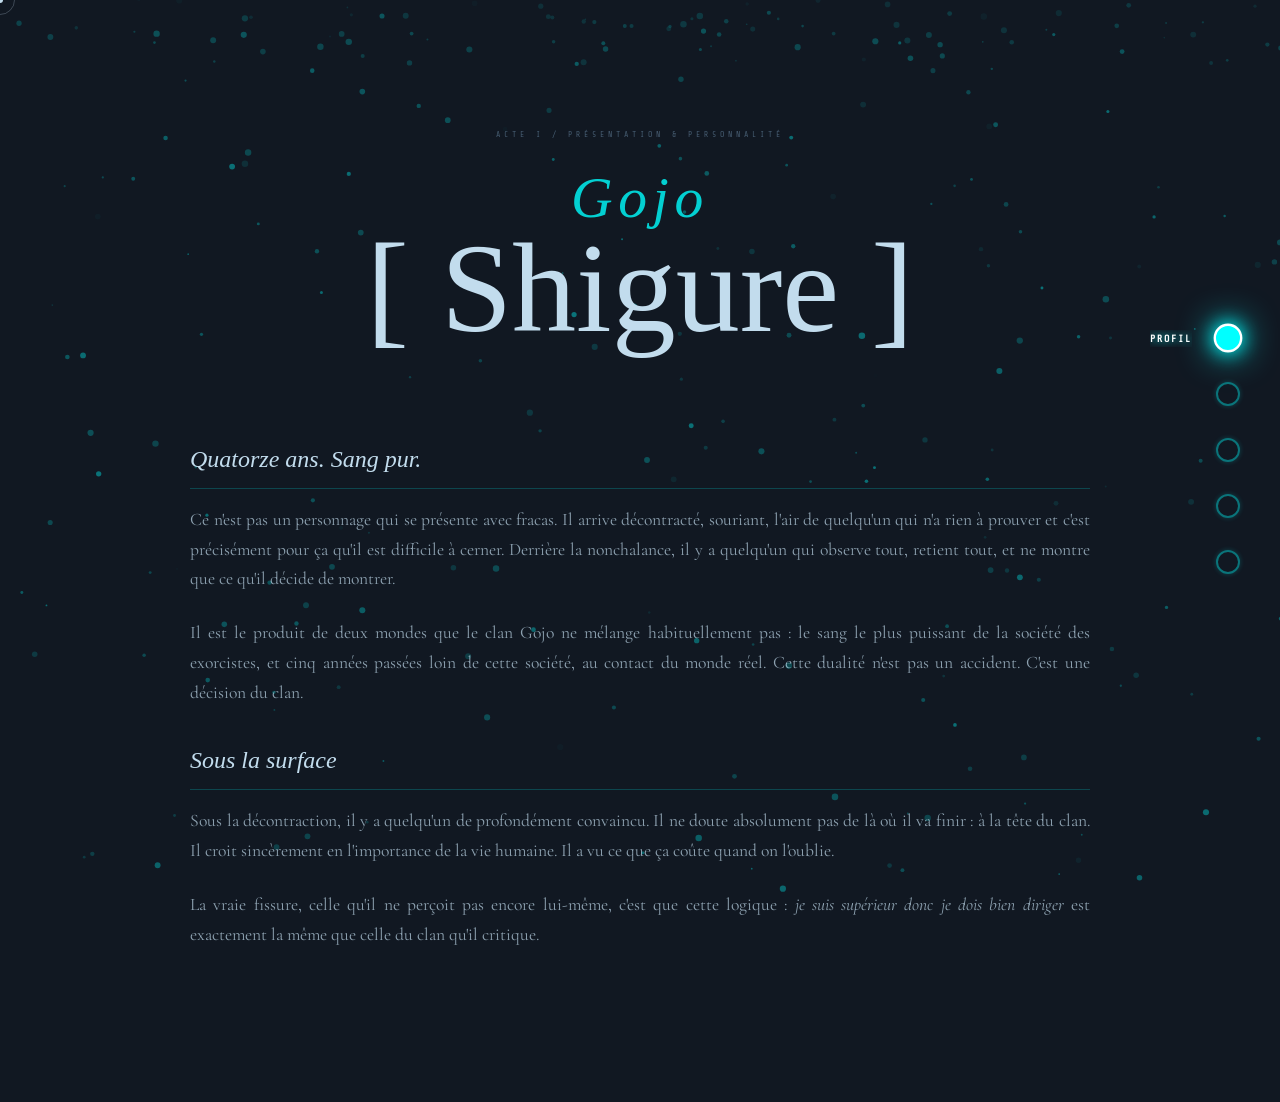
<file: index.html>
<!DOCTYPE html>
<html lang="fr">
<head>
<meta charset="UTF-8"/>
<meta name="viewport" content="width=device-width, initial-scale=1.0"/>
<title>Gojo Shigure — Profil</title>
<link href="https://fonts.googleapis.com/css2?family=IM+Fell+English:ital@0;1&family=Cormorant+Garamond:ital,wght@0,300;0,400;1,300;1,400&family=Share+Tech+Mono&display=swap" rel="stylesheet"/>
<link rel="stylesheet" href="style.css">
</head>
<body>
<canvas id="bg-canvas"></canvas><div id="cur"></div><div id="cur-ring"></div>

<nav id="right-nav">
  <ul class="nav-dots">
    <li><a href="index.html" class="right-nav-link on"><span class="nav-label-wrapper"><span class="nav-label-text">profil</span></span><span class="nav-dot"></span></a></li>
    <li><a href="histoire.html" class="right-nav-link"><span class="nav-label-wrapper"><span class="nav-label-text">histoire</span></span><span class="nav-dot"></span></a></li>
    <li><a href="psychologie.html" class="right-nav-link"><span class="nav-label-wrapper"><span class="nav-label-text">psychologie</span></span><span class="nav-dot"></span></a></li>
    <li><a href="role.html" class="right-nav-link"><span class="nav-label-wrapper"><span class="nav-label-text">rôle rp</span></span><span class="nav-dot"></span></a></li>
    <li><a href="objectifs.html" class="right-nav-link"><span class="nav-label-wrapper"><span class="nav-label-text">objectifs</span></span><span class="nav-dot"></span></a></li>
  </ul>
</nav>

<div class="page">
  <div class="act-num">acte i / présentation & personnalité</div>
  <div class="big-name" id="hero-name"><em>Gojo</em> [ Shigure ]</div>
  <div class="intro-text" id="intro-text">
    <div class="intro-h">Quatorze ans. Sang pur.</div>
    <p class="intro-p">Ce n'est pas un personnage qui se présente avec fracas. Il arrive décontracté, souriant, l'air de quelqu'un qui n'a rien à prouver et c'est précisément pour ça qu'il est difficile à cerner. Derrière la nonchalance, il y a quelqu'un qui observe tout, retient tout, et ne montre que ce qu'il décide de montrer.</p>
    <p class="intro-p">Il est le produit de deux mondes que le clan Gojo ne mélange habituellement pas : le sang le plus puissant de la société des exorcistes, et cinq années passées loin de cette société, au contact du monde réel. Cette dualité n'est pas un accident. C'est une décision du clan.</p>
    <div class="intro-h">Sous la surface</div>
    <p class="intro-p">Sous la décontraction, il y a quelqu'un de profondément convaincu. Il ne doute absolument pas de là où il va finir : à la tête du clan. Il croit sincèrement en l'importance de la vie humaine. Il a vu ce que ça coûte quand on l'oublie.</p>
    <p class="intro-p">La vraie fissure, celle qu'il ne perçoit pas encore lui-même, c'est que cette logique : <em>je suis supérieur donc je dois bien diriger</em> est exactement la même que celle du clan qu'il critique.</p>
  </div>
</div>
<script src="script.js"></script>
</body>
</html>
</file>
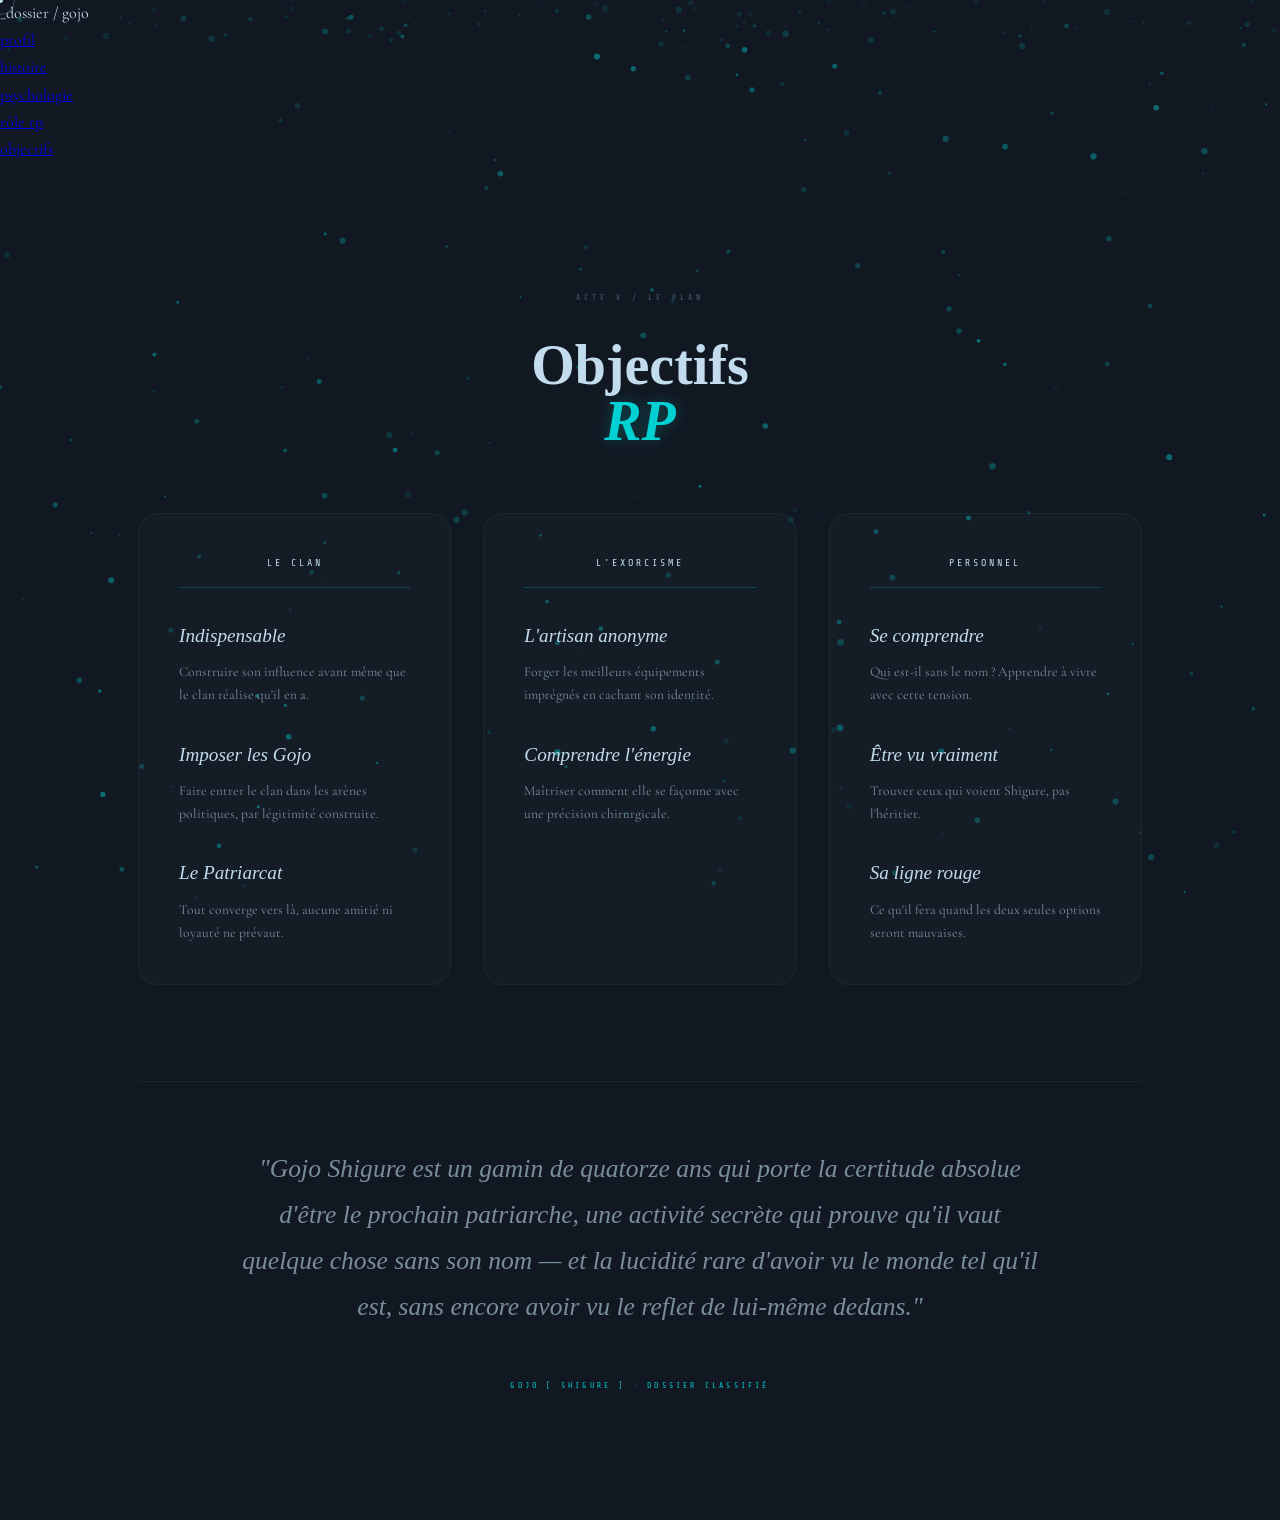
<file: objectif.html>
<!DOCTYPE html>
<html lang="fr">
<head>
<meta charset="UTF-8"/>
<title>Gojo Shigure — Objectifs</title>
<link href="https://fonts.googleapis.com/css2?family=IM+Fell+English:ital@0;1&family=Cormorant+Garamond:ital,wght@0,300;0,400;1,300;1,400&family=Share+Tech+Mono&display=swap" rel="stylesheet"/>
<link rel="stylesheet" href="style.css">
</head>
<body>
<canvas id="bg-canvas"></canvas><div id="cur"></div><div id="cur-ring"></div>

<nav>
  <div class="nav-id">_dossier / gojo</div>
  <ul class="nav-links">
    <li><a href="index.html">profil</a></li>
    <li><a href="histoire.html">histoire</a></li>
    <li><a href="psychologie.html">psychologie</a></li>
    <li><a href="role.html">rôle rp</a></li>
    <li><a href="objectifs.html" class="on">objectifs</a></li>
  </ul>
</nav>

<div class="page">
  <div class="story-chapter">acte v / le plan</div>
  <h2 class="story-h">Objectifs<br/><em>RP</em></h2>
  <div class="obj-grid">
    <div class="obj-col">
      <div class="obj-cat">Le Clan</div>
      <div class="obj-item"><div class="obj-item-title">Indispensable</div><div class="obj-item-txt">Construire son influence avant même que le clan réalise qu'il en a.</div></div>
      <div class="obj-item"><div class="obj-item-title">Imposer les Gojo</div><div class="obj-item-txt">Faire entrer le clan dans les arènes politiques, par légitimité construite.</div></div>
      <div class="obj-item"><div class="obj-item-title">Le Patriarcat</div><div class="obj-item-txt">Tout converge vers là, aucune amitié ni loyauté ne prévaut.</div></div>
    </div>
    <div class="obj-col">
      <div class="obj-cat">L'Exorcisme</div>
      <div class="obj-item"><div class="obj-item-title">L'artisan anonyme</div><div class="obj-item-txt">Forger les meilleurs équipements imprégnés en cachant son identité.</div></div>
      <div class="obj-item"><div class="obj-item-title">Comprendre l'énergie</div><div class="obj-item-txt">Maîtriser comment elle se façonne avec une précision chirurgicale.</div></div>
    </div>
    <div class="obj-col">
      <div class="obj-cat">Personnel</div>
      <div class="obj-item"><div class="obj-item-title">Se comprendre</div><div class="obj-item-txt">Qui est-il sans le nom ? Apprendre à vivre avec cette tension.</div></div>
      <div class="obj-item"><div class="obj-item-title">Être vu vraiment</div><div class="obj-item-txt">Trouver ceux qui voient Shigure, pas l'héritier.</div></div>
      <div class="obj-item"><div class="obj-item-title">Sa ligne rouge</div><div class="obj-item-txt">Ce qu'il fera quand les deux seules options seront mauvaises.</div></div>
    </div>
  </div>
  
  <div class="cloture-box">
    <p class="closing-line">"Gojo Shigure est un gamin de quatorze ans qui porte la certitude absolue d'être le prochain patriarche, une activité secrète qui prouve qu'il vaut quelque chose sans son nom — et la lucidité rare d'avoir vu le monde tel qu'il est, sans encore avoir vu le reflet de lui-même dedans."</p>
    <div class="closing-sig">Gojo [ Shigure ] · Dossier Classifié</div>
  </div>
</div>
<script src="script.js"></script>
</body>
</html>
</file>
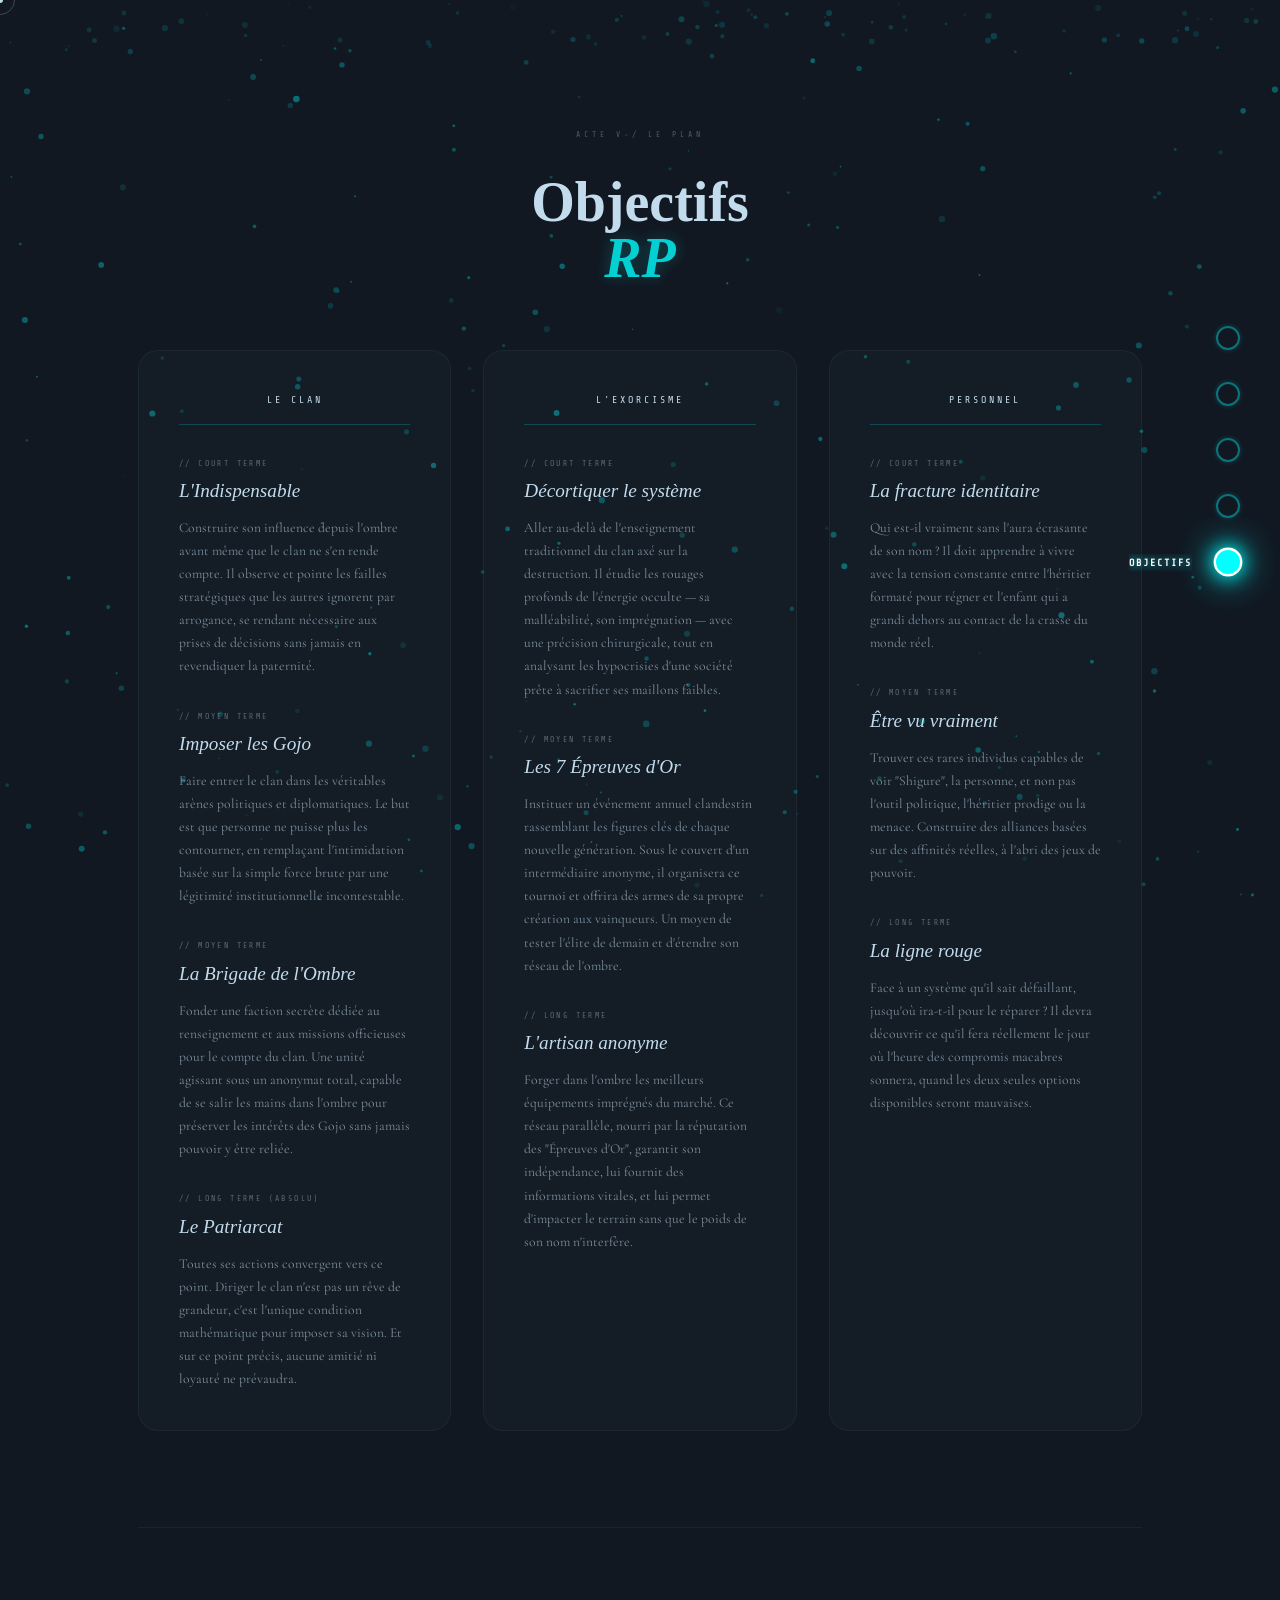
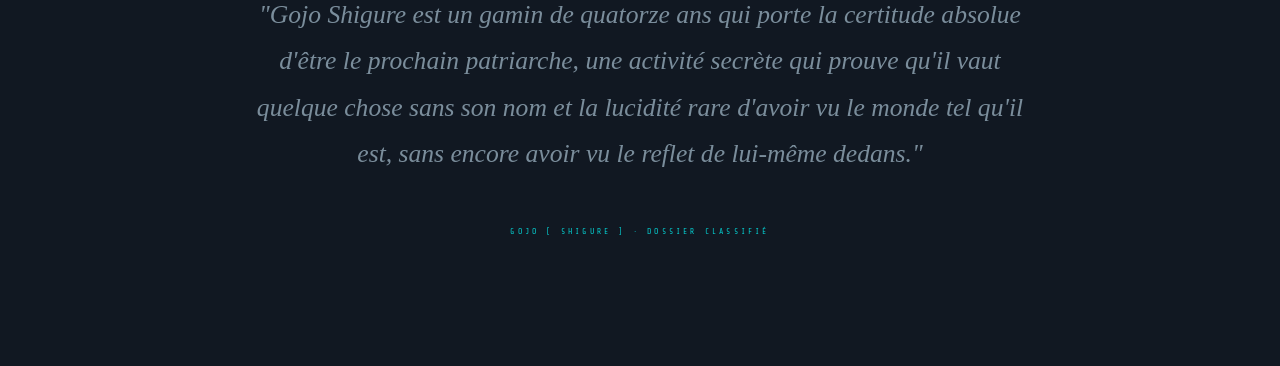
<file: objectifs.html>
<!DOCTYPE html>
<html lang="fr">
<head>
<meta charset="UTF-8"/>
<title>Gojo Shigure — Objectifs</title>
<link href="https://fonts.googleapis.com/css2?family=IM+Fell+English:ital@0;1&family=Cormorant+Garamond:ital,wght@0,300;0,400;1,300;1,400&family=Share+Tech+Mono&display=swap" rel="stylesheet"/>
<link rel="stylesheet" href="style.css">
</head>
<body>
<canvas id="bg-canvas"></canvas><div id="cur"></div><div id="cur-ring"></div>

<nav id="right-nav">
  <ul class="nav-dots">
    <li><a href="index.html" class="right-nav-link"><span class="nav-label-wrapper"><span class="nav-label-text">profil</span></span><span class="nav-dot"></span></a></li>
    <li><a href="histoire.html" class="right-nav-link"><span class="nav-label-wrapper"><span class="nav-label-text">histoire</span></span><span class="nav-dot"></span></a></li>
    <li><a href="psychologie.html" class="right-nav-link"><span class="nav-label-wrapper"><span class="nav-label-text">psychologie</span></span><span class="nav-dot"></span></a></li>
    <li><a href="role.html" class="right-nav-link"><span class="nav-label-wrapper"><span class="nav-label-text">rôle rp</span></span><span class="nav-dot"></span></a></li>
    <li><a href="objectifs.html" class="right-nav-link on"><span class="nav-label-wrapper"><span class="nav-label-text">objectifs</span></span><span class="nav-dot"></span></a></li>
  </ul>
</nav>

<div class="page">
  <div class="story-chapter">acte v / le plan</div>
  <h2 class="story-h">Objectifs<br/><em>RP</em></h2>
  
  <div class="obj-grid">
    <div class="obj-col">
      <div class="obj-cat">Le Clan</div>
      <div class="obj-item">
        <div style="font-family:var(--mono); font-size:8px; letter-spacing:0.3em; color:rgba(194,220,237,0.4); margin-bottom:5px;">// COURT TERME</div>
        <div class="obj-item-title">L'Indispensable</div>
        <div class="obj-item-txt">Construire son influence depuis l'ombre avant même que le clan ne s'en rende compte. Il observe et pointe les failles stratégiques que les autres ignorent par arrogance, se rendant nécessaire aux prises de décisions sans jamais en revendiquer la paternité.</div>
      </div>
      <div class="obj-item">
        <div style="font-family:var(--mono); font-size:8px; letter-spacing:0.3em; color:rgba(194,220,237,0.4); margin-bottom:5px;">// MOYEN TERME</div>
        <div class="obj-item-title">Imposer les Gojo</div>
        <div class="obj-item-txt">Faire entrer le clan dans les véritables arènes politiques et diplomatiques. Le but est que personne ne puisse plus les contourner, en remplaçant l'intimidation basée sur la simple force brute par une légitimité institutionnelle incontestable.</div>
      </div>
      <div class="obj-item">
        <div style="font-family:var(--mono); font-size:8px; letter-spacing:0.3em; color:rgba(194,220,237,0.4); margin-bottom:5px;">// MOYEN TERME</div>
        <div class="obj-item-title">La Brigade de l'Ombre</div>
        <div class="obj-item-txt">Fonder une faction secrète dédiée au renseignement et aux missions officieuses pour le compte du clan. Une unité agissant sous un anonymat total, capable de se salir les mains dans l'ombre pour préserver les intérêts des Gojo sans jamais pouvoir y être reliée.</div>
      </div>
      <div class="obj-item">
        <div style="font-family:var(--mono); font-size:8px; letter-spacing:0.3em; color:rgba(194,220,237,0.4); margin-bottom:5px;">// LONG TERME (ABSOLU)</div>
        <div class="obj-item-title">Le Patriarcat</div>
        <div class="obj-item-txt">Toutes ses actions convergent vers ce point. Diriger le clan n'est pas un rêve de grandeur, c'est l'unique condition mathématique pour imposer sa vision. Et sur ce point précis, aucune amitié ni loyauté ne prévaudra.</div>
      </div>
    </div>
    
    <div class="obj-col">
      <div class="obj-cat">L'Exorcisme</div>
      <div class="obj-item">
        <div style="font-family:var(--mono); font-size:8px; letter-spacing:0.3em; color:rgba(194,220,237,0.4); margin-bottom:5px;">// COURT TERME</div>
        <div class="obj-item-title">Décortiquer le système</div>
        <div class="obj-item-txt">Aller au-delà de l'enseignement traditionnel du clan axé sur la destruction. Il étudie les rouages profonds de l'énergie occulte — sa malléabilité, son imprégnation — avec une précision chirurgicale, tout en analysant les hypocrisies d'une société prête à sacrifier ses maillons faibles.</div>
      </div>
      <div class="obj-item">
        <div style="font-family:var(--mono); font-size:8px; letter-spacing:0.3em; color:rgba(194,220,237,0.4); margin-bottom:5px;">// MOYEN TERME</div>
        <div class="obj-item-title">Les 7 Épreuves d'Or</div>
        <div class="obj-item-txt">Instituer un événement annuel clandestin rassemblant les figures clés de chaque nouvelle génération. Sous le couvert d'un intermédiaire anonyme, il organisera ce tournoi et offrira des armes de sa propre création aux vainqueurs. Un moyen de tester l'élite de demain et d'étendre son réseau de l'ombre.</div>
      </div>
      <div class="obj-item">
        <div style="font-family:var(--mono); font-size:8px; letter-spacing:0.3em; color:rgba(194,220,237,0.4); margin-bottom:5px;">// LONG TERME</div>
        <div class="obj-item-title">L'artisan anonyme</div>
        <div class="obj-item-txt">Forger dans l'ombre les meilleurs équipements imprégnés du marché. Ce réseau parallèle, nourri par la réputation des "Épreuves d'Or", garantit son indépendance, lui fournit des informations vitales, et lui permet d'impacter le terrain sans que le poids de son nom n'interfère.</div>
      </div>
    </div>
    
    <div class="obj-col">
      <div class="obj-cat">Personnel</div>
      <div class="obj-item">
        <div style="font-family:var(--mono); font-size:8px; letter-spacing:0.3em; color:rgba(194,220,237,0.4); margin-bottom:5px;">// COURT TERME</div>
        <div class="obj-item-title">La fracture identitaire</div>
        <div class="obj-item-txt">Qui est-il vraiment sans l'aura écrasante de son nom ? Il doit apprendre à vivre avec la tension constante entre l'héritier formaté pour régner et l'enfant qui a grandi dehors au contact de la crasse du monde réel.</div>
      </div>
      <div class="obj-item">
        <div style="font-family:var(--mono); font-size:8px; letter-spacing:0.3em; color:rgba(194,220,237,0.4); margin-bottom:5px;">// MOYEN TERME</div>
        <div class="obj-item-title">Être vu vraiment</div>
        <div class="obj-item-txt">Trouver ces rares individus capables de voir "Shigure", la personne, et non pas l'outil politique, l'héritier prodige ou la menace. Construire des alliances basées sur des affinités réelles, à l'abri des jeux de pouvoir.</div>
      </div>
      <div class="obj-item">
        <div style="font-family:var(--mono); font-size:8px; letter-spacing:0.3em; color:rgba(194,220,237,0.4); margin-bottom:5px;">// LONG TERME</div>
        <div class="obj-item-title">La ligne rouge</div>
        <div class="obj-item-txt">Face à un système qu'il sait défaillant, jusqu'où ira-t-il pour le réparer ? Il devra découvrir ce qu'il fera réellement le jour où l'heure des compromis macabres sonnera, quand les deux seules options disponibles seront mauvaises.</div>
      </div>
    </div>
  </div>
  
  <div class="cloture-box">
    <p class="closing-line">"Gojo Shigure est un gamin de quatorze ans qui porte la certitude absolue d'être le prochain patriarche, une activité secrète qui prouve qu'il vaut quelque chose sans son nom et la lucidité rare d'avoir vu le monde tel qu'il est, sans encore avoir vu le reflet de lui-même dedans."</p>
    <div class="closing-sig">Gojo [ Shigure ] · Dossier Classifié</div>
  </div>
</div>
<script src="script.js"></script>
</body>
</html>
</file>
<file: style.css>
*,*::before,*::after{box-sizing:border-box;margin:0;padding:0;}

/* PALETTE "BLEU NUIT" (DEEP SLATE) */
:root{
  --ink: #c2dced;       
  --ink-dim: #6b8ca8;   
  --ink-faint: #253648; 
  --bg: #111822;        
  --cyan: #00ffff; /* VRAI CYAN NÉON PUR */
  
  --fell:'IM Fell English',Georgia,serif;
  --serif:'Cormorant Garamond',Georgia,serif;
  --mono:'Share Tech Mono',monospace;
}

html{scroll-behavior:smooth;}
body{background:var(--bg);color:var(--ink);font-family:var(--serif);overflow-x:hidden;cursor:none;line-height:1.7;}
::-webkit-scrollbar{width:3px;}
::-webkit-scrollbar-track{background:var(--bg);}
::-webkit-scrollbar-thumb{background:var(--ink-dim); border-radius: 4px;}

/* CURSEUR & CANVAS (COMMUNS) */
#cur{position:fixed;width:6px;height:6px;background:var(--ink);border-radius:50%;pointer-events:none;z-index:9999;transform:translate(-50%,-50%);transition:transform 0.15s,opacity 0.3s;}
#cur-ring{position:fixed;width:30px;height:30px;border:1px solid rgba(194,220,237,0.25);border-radius:50%;pointer-events:none;z-index:9998;transform:translate(-50%,-50%);transition:width 0.3s,height 0.3s;}
#bg-canvas{position:fixed;inset:0;z-index:0;pointer-events:none;opacity:0.4;}

/* NOUVELLE NAVIGATION VERTICALE À DROITE (GROS RONDS CYAN) */
#right-nav {
  position: fixed;
  top: 50%;
  right: 2.5rem;
  transform: translateY(-50%);
  z-index: 200;
}

.nav-dots {
  list-style: none;
  display: flex;
  flex-direction: column;
  gap: 2rem; /* Un peu plus espacé car les ronds sont plus gros */
  align-items: flex-end; 
}

.right-nav-link {
  display: flex;
  align-items: center;
  text-decoration: none;
  justify-content: flex-end; 
  cursor: none; 
}

/* Les ronds (vraiment plus gros) */
.nav-dot {
  width: 24px; /* Beaucoup plus gros */
  height: 24px;
  border-radius: 50%;
  border: 2px solid rgba(0, 255, 255, 0.4); /* Bordure cyan de base */
  margin-left: 1.5rem; 
  transition: all 0.3s ease;
  box-shadow: 0 0 5px rgba(0, 255, 255, 0.2); /* Léger halo cyan par défaut */
}

/* Texte caché par défaut */
.nav-label-wrapper {
  max-width: 0;
  overflow: hidden;
  transition: max-width 0.4s ease;
  display: flex;
  align-items: center;
}

.nav-label-text {
  font-family: var(--mono);
  font-size: 10px; /* Texte un peu plus lisible */
  text-transform: uppercase;
  letter-spacing: 0.2em;
  color: var(--ink-dim);
  white-space: nowrap;
  opacity: 0;
  transition: opacity 0.3s ease, color 0.3s ease, text-shadow 0.3s ease;
}

/* -- Effet au survol du LIEN (a) -- */
.right-nav-link:hover .nav-label-wrapper {
  max-width: 150px; 
}
.right-nav-link:hover .nav-label-text {
  opacity: 1;
  color: var(--cyan);
  text-shadow: 0 0 8px var(--cyan); /* Texte luminescent */
}
.right-nav-link:hover .nav-dot {
  border-color: var(--cyan);
  box-shadow: 0 0 15px var(--cyan); /* Fort halo cyan */
  transform: scale(1.1); 
}

/* -- État Actif (page en cours) : CŒUR CYAN, BORD BLANC, GROS NÉON -- */
.right-nav-link.on .nav-label-wrapper {
  max-width: 150px; 
}
.right-nav-link.on .nav-label-text {
  opacity: 1;
  color: #ffffff; /* Texte blanc pur pour la page active */
  text-shadow: 0 0 10px var(--cyan); /* Avec un halo cyan */
  font-weight: bold;
}
.right-nav-link.on .nav-dot {
  border-color: #ffffff; /* Bordure blanche comme demandé */
  background: var(--cyan); /* Intérieur cyan pur */
  box-shadow: 0 0 15px var(--cyan), 0 0 30px var(--cyan); /* Double halo néon massif */
  transform: scale(1.2); 
}

/* STRUCTURE COMMUNE DES PAGES */
.page{position:relative;z-index:1;padding:8rem 3rem;min-height:100vh;display:flex;flex-direction:column;justify-content:center;max-width:1100px;margin:0 auto;}
.act-num, .story-chapter{font-family:var(--mono);font-size:8px;letter-spacing:0.5em;color:var(--ink-dim);margin-bottom:2rem;opacity:0.6;text-transform:uppercase;text-align:center;}
.story-h, .act3-title{text-align:center;font-family:var(--fell);font-size:clamp(2.5rem,5vw,3.5rem);color:var(--ink);line-height:1;margin-bottom:4rem;}
.story-h em, .act3-title em{font-style:italic;color:var(--cyan);opacity:0.8; text-shadow: 0 0 15px rgba(0, 255, 255, 0.3);} /* Accents cyan plus marqués */

/* PAGE 1 : PROFIL */
.big-name{font-family:var(--fell);font-size:clamp(5rem,12vw,8rem);font-weight:400;line-height:0.85;color:var(--ink);opacity:0;transform:translateY(50px);transition:all 1s ease;text-align:center;}
.big-name.on{opacity:1;transform:translateY(0);}
.big-name em{font-style:italic;color:var(--cyan);font-size:0.45em;display:block;margin-bottom:0.2em;letter-spacing:0.1em;opacity:0.8;}
.intro-text{margin-top:4rem; opacity:0; transition:opacity 1s ease 0.5s; max-width:900px; margin-inline:auto;}
.intro-text.on{opacity:1;}
.intro-p{font-size:1.1rem; color:rgba(194,220,237,0.7); margin-bottom:1.5rem; text-align:justify;}
.intro-h{font-family:var(--fell);font-style:italic;font-size:1.5rem;color:var(--ink);margin:2rem 0 1rem; border-bottom:1px solid rgba(0,255,255,0.2); padding-bottom:0.5rem;}

/* PAGE 2 : HISTOIRE */
.story-lines{display:flex;flex-direction:column;gap:0;max-width:900px;margin:0 auto;}
.story-line{display:grid;grid-template-columns:120px 1fr;border-bottom:1px solid rgba(194,220,237,0.05);opacity:0;transform:translateX(-20px);transition:opacity 0.7s ease,transform 0.7s ease;}
.story-line.on{opacity:1;transform:translateX(0);}
.story-time{padding:1.8rem 1rem 1.8rem 0;font-family:var(--mono);font-size:9px;letter-spacing:0.2em;color:var(--ink-dim);border-right:1px solid rgba(0,255,255,0.2);}
.story-txt{padding:1.8rem 0 1.8rem 2rem;font-size:1rem;color:rgba(194,220,237,0.7);}
.story-txt.lead{font-family:var(--fell);font-style:italic;font-size:1.2rem;color:var(--ink);}

/* PAGE 3 : PSYCHOLOGIE */
.mindmap-wrap{position:relative;width:100%;}
.node-center{position:relative;z-index:2;width:160px;height:160px;margin:0 auto 3rem;display:flex;flex-direction:column;justify-content:center;align-items:center;text-align:center;border:1px solid rgba(0,255,255,0.4);border-radius:50%;background:rgba(0,255,255,0.05); filter:blur(6px);transition:filter 0.8s ease; box-shadow:0 0 25px rgba(0,255,255,0.15);}
.node-center.sharp{filter:blur(0);}
.node-center-name{font-family:var(--fell);font-style:italic;font-size:1.4rem;color:var(--cyan); text-shadow: 0 0 8px rgba(0,255,255,0.4);}
.node-center-sub{font-family:var(--mono);font-size:8px;letter-spacing:0.25em;color:var(--ink-dim);margin-top:4px;}
.nodes-grid{display:grid;grid-template-columns:repeat(auto-fit, minmax(280px, 1fr));gap:20px;position:relative;z-index:2;}
.node{border:1px solid rgba(194,220,237,0.08);border-radius:50%;aspect-ratio:1/1;padding:2.5rem;display:flex;flex-direction:column;justify-content:center;align-items:center;text-align:center;background:rgba(194,220,237,0.02);transition:all 0.4s ease;position:relative;overflow:hidden;filter:blur(5px);}
.node.sharp{filter:blur(0);}
.node:hover{border-color:var(--cyan);background:rgba(0,255,255,0.03);transform:scale(1.05); box-shadow: 0 0 20px rgba(0,255,255,0.1);}
.node-tag{font-family:var(--mono);font-size:7px;letter-spacing:0.4em;color:var(--ink-dim);text-transform:uppercase;margin-bottom:0.6rem;}
.node-title{font-family:var(--fell);font-style:italic;font-size:1.15rem;color:var(--ink);margin-bottom:0.8rem;line-height:1.2;}
.node-body{font-size:0.85rem;color:rgba(194,220,237,0.6);line-height:1.5;}

/* PAGE 4 : RÔLES RP */
.vision-grid{display:grid;grid-template-columns:repeat(auto-fit, minmax(400px, 1fr));gap:30px;}
.v-cell{background:rgba(194,220,237,0.02);border:1px solid rgba(194,220,237,0.06);border-radius:40% 60% 70% 30% / 50% 40% 60% 50%;padding:4rem 3rem;display:flex;flex-direction:column;justify-content:center;align-items:center;text-align:center;opacity:0;transform:translateY(20px);transition:opacity 0.8s ease,transform 0.8s ease,background 0.3s,border-color 0.3s, box-shadow 0.3s;}
.v-cell.on{opacity:1;transform:translateY(0);}
.v-cell:hover{background:rgba(0,255,255,0.02);border-color:var(--cyan);transform:translateY(-5px); box-shadow: 0 10px 30px rgba(0,255,255,0.05);}
.v-n{font-family:var(--mono);font-size:8px;letter-spacing:0.3em;color:var(--cyan);margin-bottom:1rem;opacity:0.8;}
.v-q{font-family:var(--fell);font-style:italic;font-size:1.4rem;color:var(--ink);line-height:1.2;margin-bottom:1rem;}
.v-a{font-size:0.9rem;color:rgba(194,220,237,0.6);line-height:1.7;}

/* PAGE 5 : OBJECTIFS */
.obj-grid{display:grid;grid-template-columns:repeat(auto-fit, minmax(300px, 1fr));gap:2rem;}
.obj-col{background:rgba(194,220,237,0.02);border:1px solid rgba(194,220,237,0.05);border-radius:20px;padding:2.5rem;opacity:0;transform:translateY(20px);transition:all 0.8s ease;}
.obj-col.on{opacity:1;transform:translateY(0);}
.obj-col:hover{border-color:var(--cyan); box-shadow: 0 0 20px rgba(0,255,255,0.05);}
.obj-cat{font-family:var(--mono);font-size:10px;letter-spacing:0.3em;color:var(--ink);text-transform:uppercase;margin-bottom:2rem;text-align:center;border-bottom:1px solid rgba(0,255,255,0.2);padding-bottom:1rem;}
.obj-item{margin-bottom:2rem;}
.obj-item:last-child{margin-bottom:0;}
.obj-item-title{font-family:var(--fell);font-style:italic;font-size:1.2rem;color:var(--ink);margin-bottom:0.5rem;}
.obj-item-txt{font-size:0.85rem;color:rgba(194,220,237,0.6);}
.cloture-box{margin-top:6rem; border-top:1px solid rgba(194,220,237,0.06); padding-top:4rem; text-align:center; opacity:0; transition:opacity 1.2s ease;}
.cloture-box.on{opacity:1;}
.closing-line{font-family:var(--fell);font-style:italic;font-size:clamp(1.2rem,2.5vw,1.6rem);color:rgba(194,220,237,0.6);line-height:1.8;max-width:800px;margin:0 auto;}
.closing-sig{margin-top:3rem;font-family:var(--mono);font-size:8px;letter-spacing:0.4em;color:var(--cyan);text-transform:uppercase;opacity:0.8;}

/* Centre le dernier rond de la psychologie (L'inconnue) sur ordinateur */
@media (min-width: 900px) {
  .nodes-grid {
    grid-template-columns: 1fr 1fr 1fr; /* Force l'affichage parfait en 3 colonnes */
  }
  .nodes-grid .node:last-child {
    grid-column: 2; /* Pousse le dernier rond dans la 2ème colonne (pile au centre) */
  }
}
</file>
